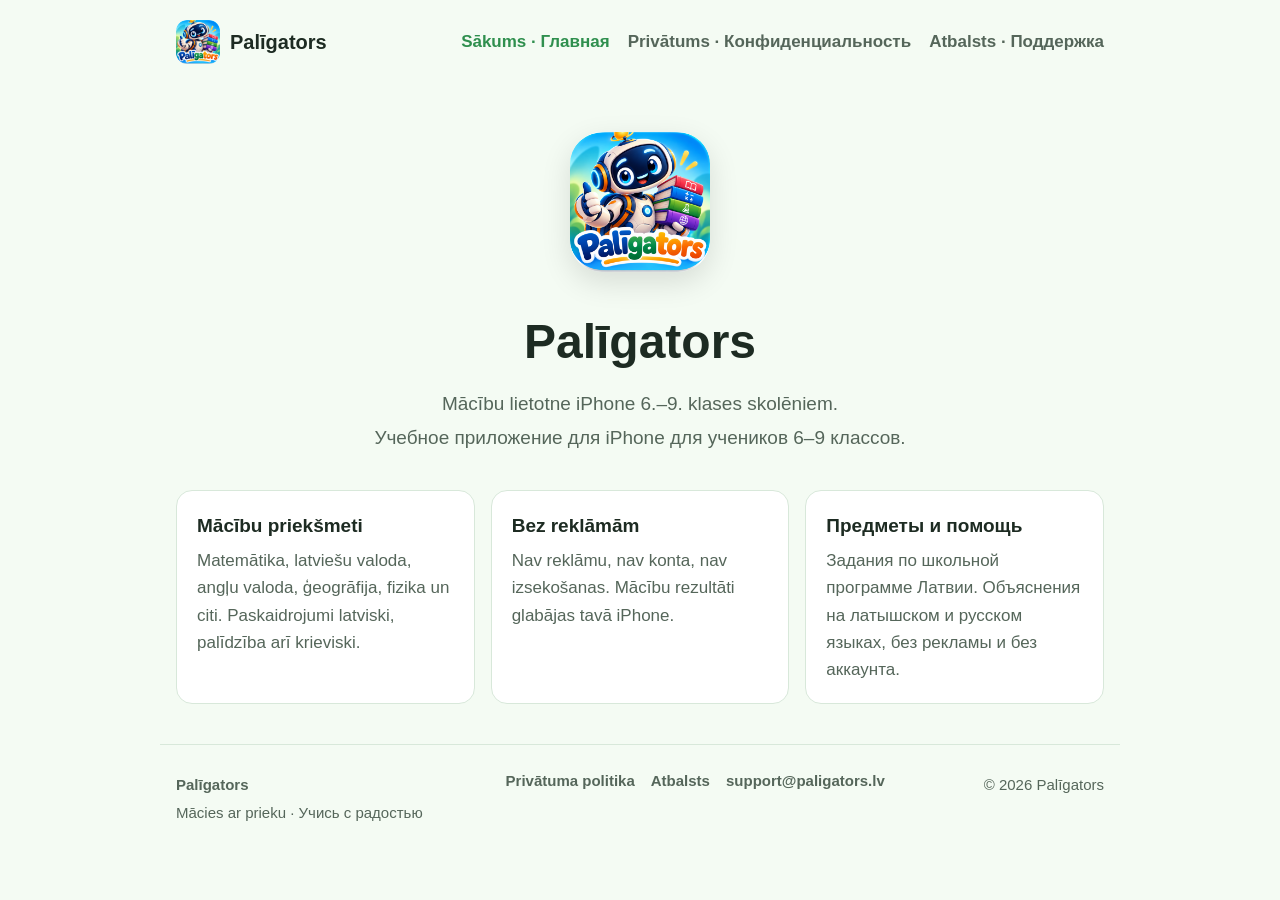
<file: index.html>
<!doctype html>
<html lang="lv">
<head>
<meta charset="utf-8">
<meta name="viewport" content="width=device-width, initial-scale=1">
<meta name="description" content="Palīgators — mācību lietotne 6.–9. klases skolēniem latviešu un krievu valodā.">
<meta name="theme-color" content="#f4fbf3">
<title>Palīgators</title>
<link rel="icon" href="./assets/images/paligators-icon.png">
<link rel="stylesheet" href="./assets/css/style.css">
</head>
<body>
<a class="skip-link" href="#main">Pāriet uz saturu</a>
<header class="site-header wrap"><a class="brand" href="./"><img src="./assets/images/paligators-icon.png" alt="" width="44" height="44">Palīgators</a><nav aria-label="Navigācija"><a href="./" aria-current="page">Sākums · Главная</a><a href="./privacy/">Privātums · Конфиденциальность</a><a href="./support/">Atbalsts · Поддержка</a></nav></header>
<main id="main">
<section class="hero">
<img src="./assets/images/paligators-icon.png" alt="Palīgators" width="140" height="140">
<h1>Palīgators</h1>
<p>Mācību lietotne iPhone 6.–9. klases skolēniem.</p>
<p>Учебное приложение для iPhone для учеников 6–9 классов.</p>
</section>
<section class="wrap cards">
<div class="card"><h2>Mācību priekšmeti</h2><p>Matemātika, latviešu valoda, angļu valoda, ģeogrāfija, fizika un citi. Paskaidrojumi latviski, palīdzība arī krieviski.</p></div>
<div class="card"><h2>Bez reklāmām</h2><p>Nav reklāmu, nav konta, nav izsekošanas. Mācību rezultāti glabājas tavā iPhone.</p></div>
<div class="card"><h2>Предметы и помощь</h2><p>Задания по школьной программе Латвии. Объяснения на латышском и русском языках, без рекламы и без аккаунта.</p></div>
</section>
</main>
<footer class="site-footer wrap"><div><p><strong>Palīgators</strong></p><p>Mācies ar prieku · Учись с радостью</p></div><nav aria-label="Kājene"><a href="./privacy/">Privātuma politika</a><a href="./support/">Atbalsts</a><a href="mailto:support@paligators.lv">support@paligators.lv</a></nav><p>© 2026 Palīgators</p></footer>
</body>
</html>
</file>
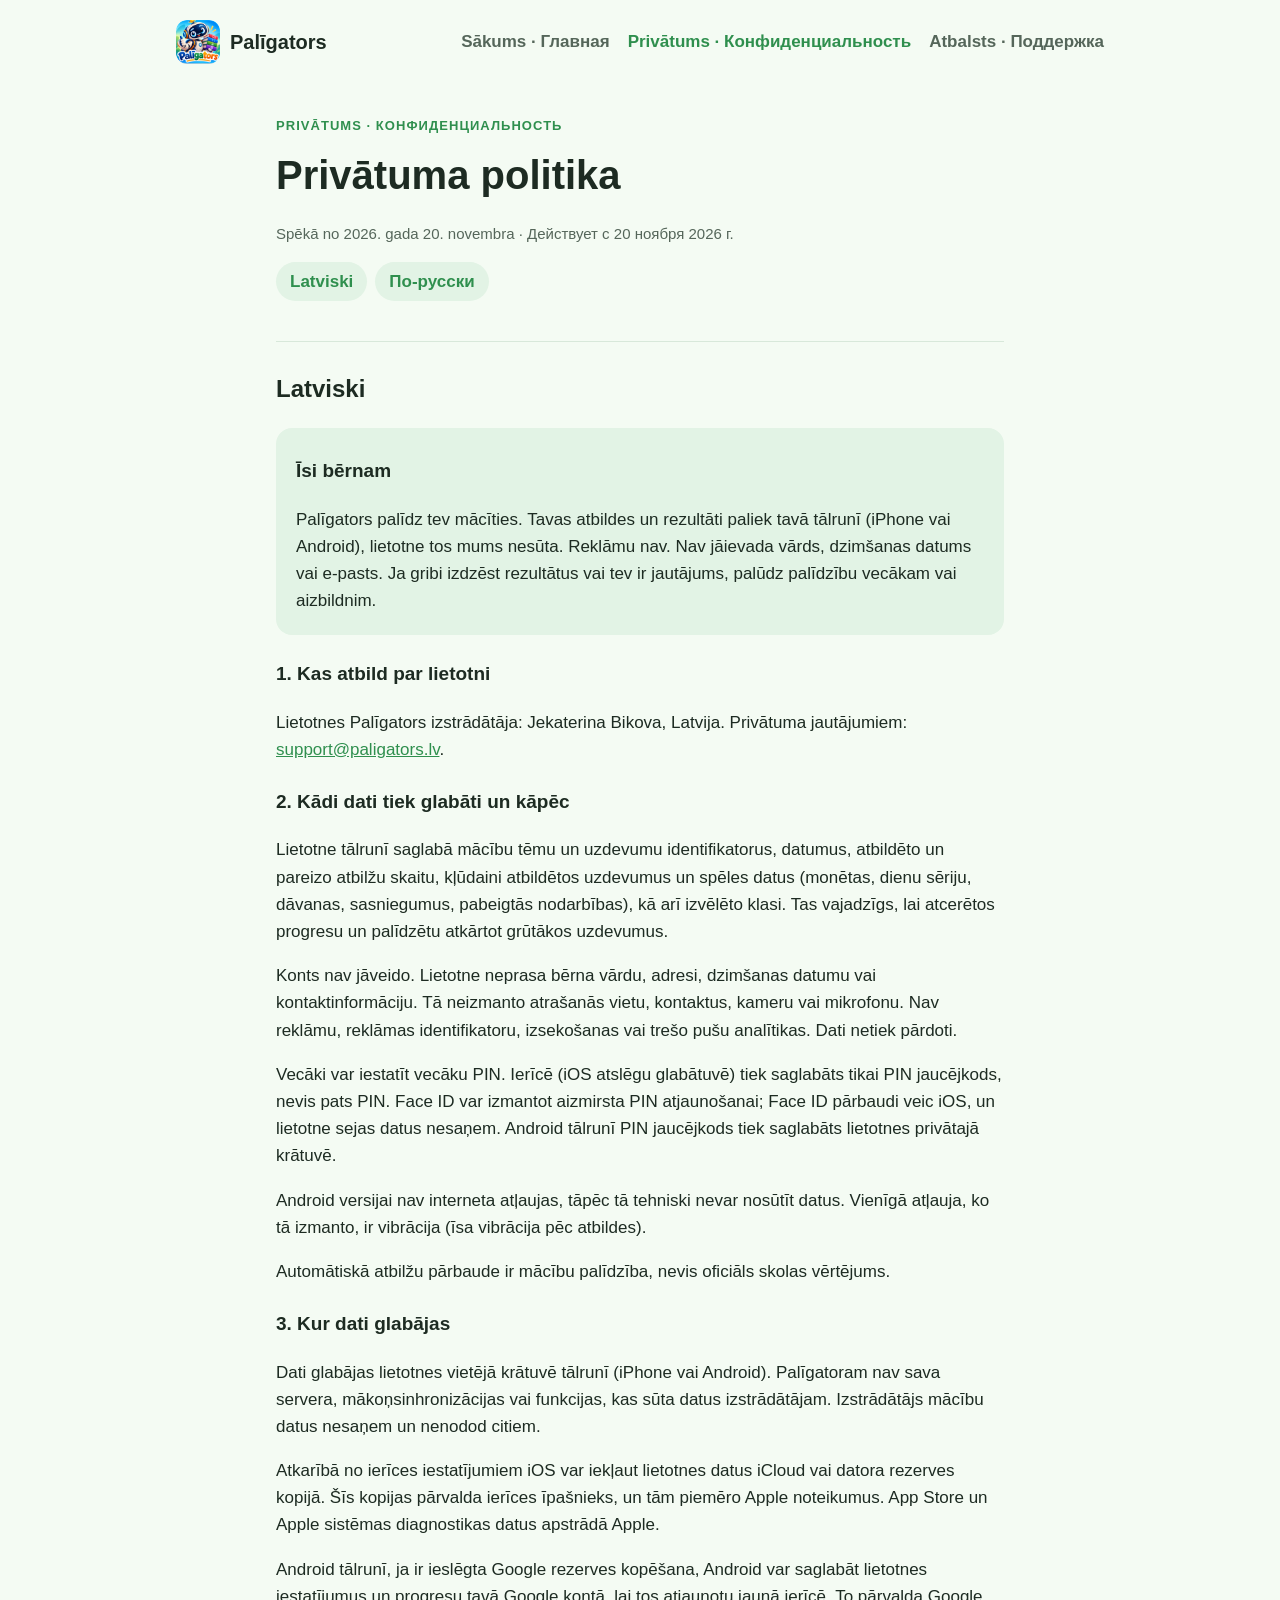
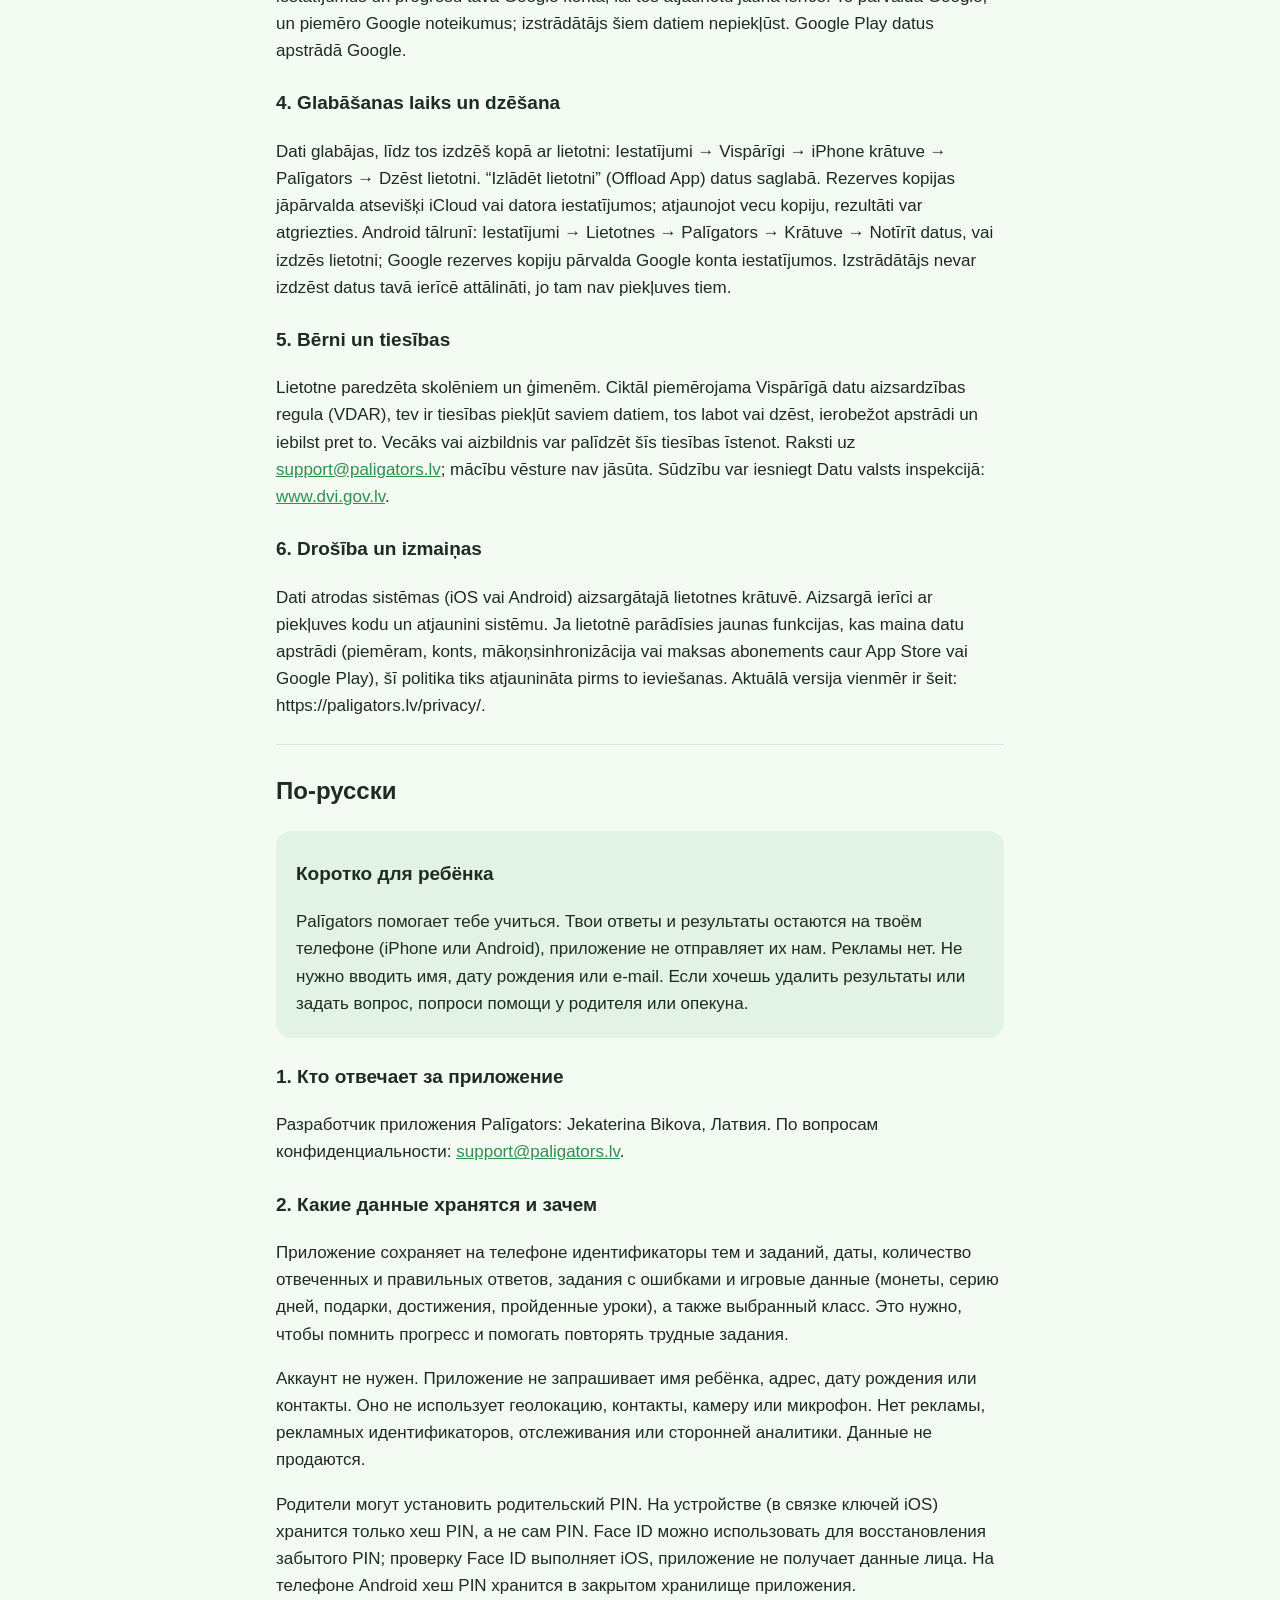
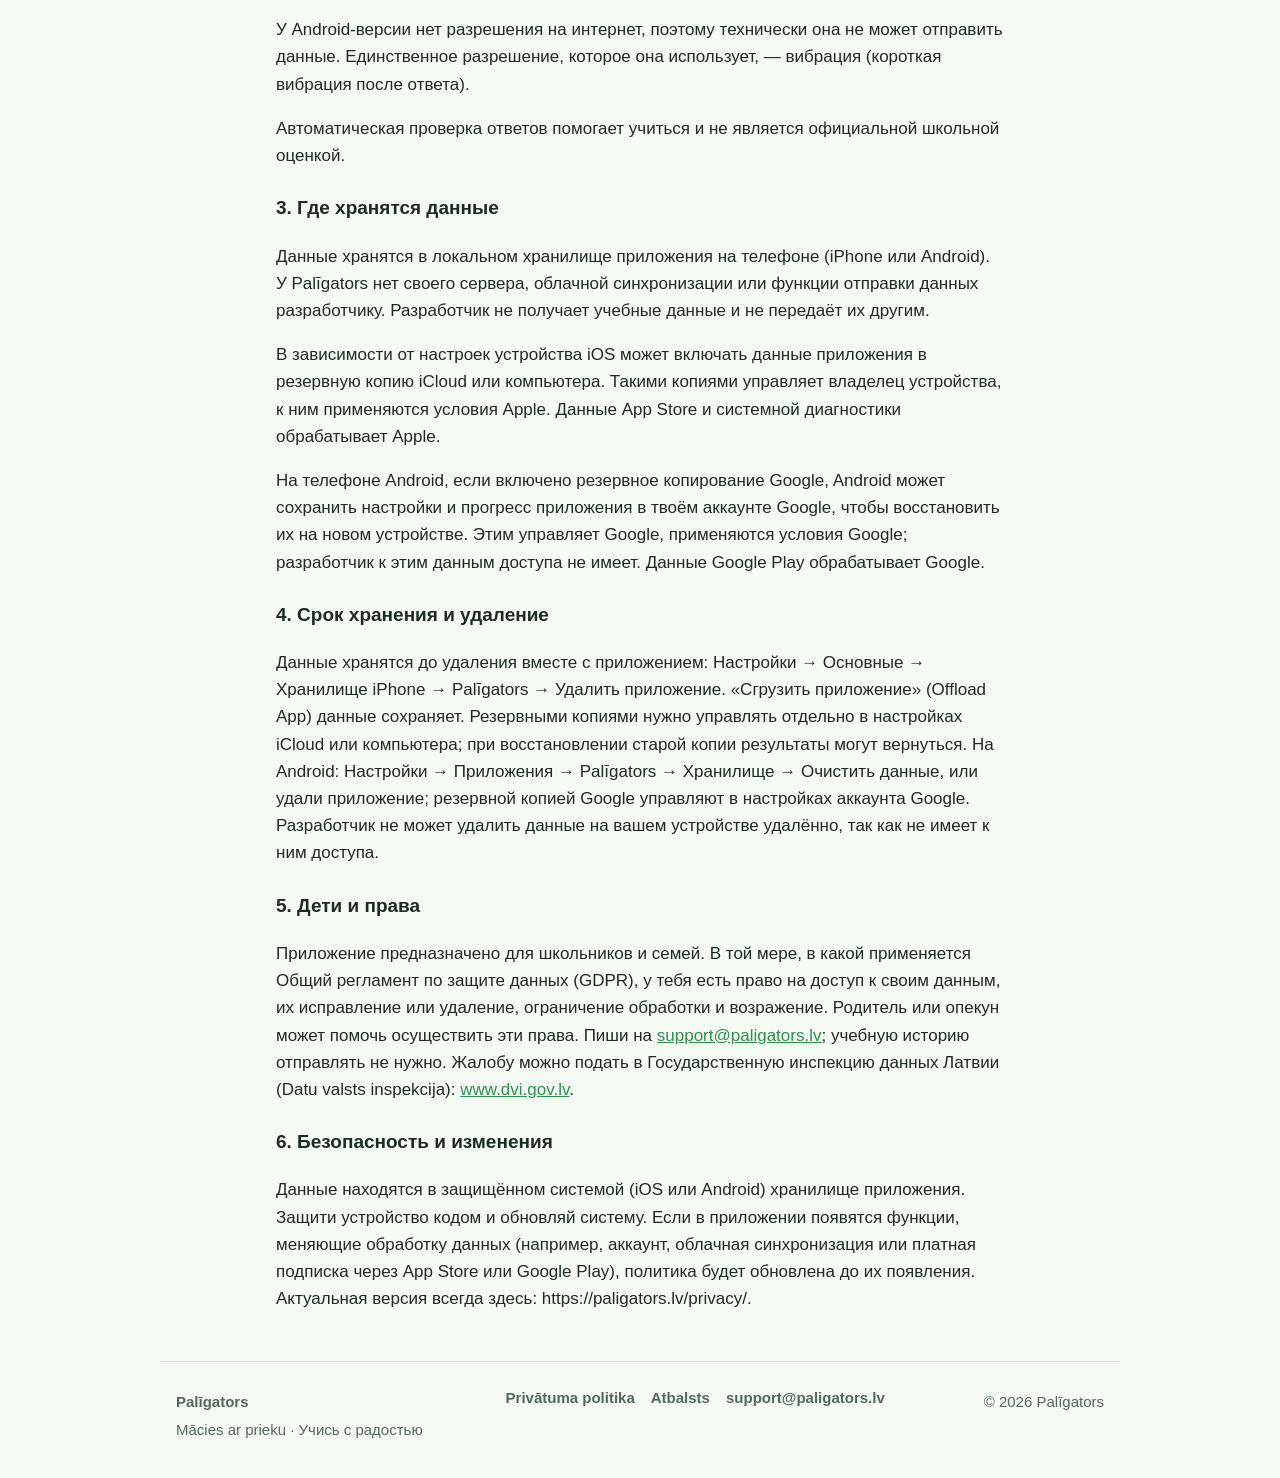
<file: privacy/index.html>
<!doctype html>
<html lang="lv">
<head>
<meta charset="utf-8">
<meta name="viewport" content="width=device-width, initial-scale=1">
<meta name="description" content="Palīgators privātuma politika latviešu un krievu valodā.">
<meta name="theme-color" content="#f4fbf3">
<title>Palīgators — privātuma politika</title>
<link rel="icon" href="../assets/images/paligators-icon.png">
<link rel="stylesheet" href="../assets/css/style.css">
</head>
<body>
<a class="skip-link" href="#main">Pāriet uz saturu</a>
<header class="site-header wrap"><a class="brand" href="../"><img src="../assets/images/paligators-icon.png" alt="" width="44" height="44">Palīgators</a><nav aria-label="Navigācija"><a href="../">Sākums · Главная</a><a href="../privacy/" aria-current="page">Privātums · Конфиденциальность</a><a href="../support/">Atbalsts · Поддержка</a></nav></header>
<main id="main">
<header class="page-heading wrap narrow"><p class="eyebrow">PRIVĀTUMS · КОНФИДЕНЦИАЛЬНОСТЬ</p><h1>Privātuma politika</h1><p class="meta">Spēkā no 2026. gada 20. novembra · Действует с 20 ноября 2026 г.</p><div class="lang-switch"><a href="#lv">Latviski</a><a href="#ru">По-русски</a></div></header>
<div class="wrap narrow doc"><section id="lv">
<h2>Latviski</h2>
<div class="kid"><h3>Īsi bērnam</h3><p>Palīgators palīdz tev mācīties. Tavas atbildes un rezultāti paliek tavā tālrunī (iPhone vai Android), lietotne tos mums nesūta. Reklāmu nav. Nav jāievada vārds, dzimšanas datums vai e-pasts. Ja gribi izdzēst rezultātus vai tev ir jautājums, palūdz palīdzību vecākam vai aizbildnim.</p></div>
<h3>1. Kas atbild par lietotni</h3>
<p>Lietotnes Palīgators izstrādātāja: Jekaterina Bikova, Latvija. Privātuma jautājumiem: <a href="mailto:support@paligators.lv">support@paligators.lv</a>.</p>
<h3>2. Kādi dati tiek glabāti un kāpēc</h3>
<p>Lietotne tālrunī saglabā mācību tēmu un uzdevumu identifikatorus, datumus, atbildēto un pareizo atbilžu skaitu, kļūdaini atbildētos uzdevumus un spēles datus (monētas, dienu sēriju, dāvanas, sasniegumus, pabeigtās nodarbības), kā arī izvēlēto klasi. Tas vajadzīgs, lai atcerētos progresu un palīdzētu atkārtot grūtākos uzdevumus.</p>
<p>Konts nav jāveido. Lietotne neprasa bērna vārdu, adresi, dzimšanas datumu vai kontaktinformāciju. Tā neizmanto atrašanās vietu, kontaktus, kameru vai mikrofonu. Nav reklāmu, reklāmas identifikatoru, izsekošanas vai trešo pušu analītikas. Dati netiek pārdoti.</p>
<p>Vecāki var iestatīt vecāku PIN. Ierīcē (iOS atslēgu glabātuvē) tiek saglabāts tikai PIN jaucējkods, nevis pats PIN. Face ID var izmantot aizmirsta PIN atjaunošanai; Face ID pārbaudi veic iOS, un lietotne sejas datus nesaņem. Android tālrunī PIN jaucējkods tiek saglabāts lietotnes privātajā krātuvē.</p>
<p>Android versijai nav interneta atļaujas, tāpēc tā tehniski nevar nosūtīt datus. Vienīgā atļauja, ko tā izmanto, ir vibrācija (īsa vibrācija pēc atbildes).</p>
<p>Automātiskā atbilžu pārbaude ir mācību palīdzība, nevis oficiāls skolas vērtējums.</p>
<h3>3. Kur dati glabājas</h3>
<p>Dati glabājas lietotnes vietējā krātuvē tālrunī (iPhone vai Android). Palīgatoram nav sava servera, mākoņsinhronizācijas vai funkcijas, kas sūta datus izstrādātājam. Izstrādātājs mācību datus nesaņem un nenodod citiem.</p>
<p>Atkarībā no ierīces iestatījumiem iOS var iekļaut lietotnes datus iCloud vai datora rezerves kopijā. Šīs kopijas pārvalda ierīces īpašnieks, un tām piemēro Apple noteikumus. App Store un Apple sistēmas diagnostikas datus apstrādā Apple.</p>
<p>Android tālrunī, ja ir ieslēgta Google rezerves kopēšana, Android var saglabāt lietotnes iestatījumus un progresu tavā Google kontā, lai tos atjaunotu jaunā ierīcē. To pārvalda Google, un piemēro Google noteikumus; izstrādātājs šiem datiem nepiekļūst. Google Play datus apstrādā Google.</p>
<h3>4. Glabāšanas laiks un dzēšana</h3>
<p>Dati glabājas, līdz tos izdzēš kopā ar lietotni: Iestatījumi → Vispārīgi → iPhone krātuve → Palīgators → Dzēst lietotni. “Izlādēt lietotni” (Offload App) datus saglabā. Rezerves kopijas jāpārvalda atsevišķi iCloud vai datora iestatījumos; atjaunojot vecu kopiju, rezultāti var atgriezties. Android tālrunī: Iestatījumi → Lietotnes → Palīgators → Krātuve → Notīrīt datus, vai izdzēs lietotni; Google rezerves kopiju pārvalda Google konta iestatījumos. Izstrādātājs nevar izdzēst datus tavā ierīcē attālināti, jo tam nav piekļuves tiem.</p>
<h3>5. Bērni un tiesības</h3>
<p>Lietotne paredzēta skolēniem un ģimenēm. Ciktāl piemērojama Vispārīgā datu aizsardzības regula (VDAR), tev ir tiesības piekļūt saviem datiem, tos labot vai dzēst, ierobežot apstrādi un iebilst pret to. Vecāks vai aizbildnis var palīdzēt šīs tiesības īstenot. Raksti uz <a href="mailto:support@paligators.lv">support@paligators.lv</a>; mācību vēsture nav jāsūta. Sūdzību var iesniegt Datu valsts inspekcijā: <a href="https://www.dvi.gov.lv/">www.dvi.gov.lv</a>.</p>
<h3>6. Drošība un izmaiņas</h3>
<p>Dati atrodas sistēmas (iOS vai Android) aizsargātajā lietotnes krātuvē. Aizsargā ierīci ar piekļuves kodu un atjaunini sistēmu. Ja lietotnē parādīsies jaunas funkcijas, kas maina datu apstrādi (piemēram, konts, mākoņsinhronizācija vai maksas abonements caur App Store vai Google Play), šī politika tiks atjaunināta pirms to ieviešanas. Aktuālā versija vienmēr ir šeit: https://paligators.lv/privacy/.</p>
</section><section id="ru" lang="ru">
<h2>По-русски</h2>
<div class="kid"><h3>Коротко для ребёнка</h3><p>Palīgators помогает тебе учиться. Твои ответы и результаты остаются на твоём телефоне (iPhone или Android), приложение не отправляет их нам. Рекламы нет. Не нужно вводить имя, дату рождения или e-mail. Если хочешь удалить результаты или задать вопрос, попроси помощи у родителя или опекуна.</p></div>
<h3>1. Кто отвечает за приложение</h3>
<p>Разработчик приложения Palīgators: Jekaterina Bikova, Латвия. По вопросам конфиденциальности: <a href="mailto:support@paligators.lv">support@paligators.lv</a>.</p>
<h3>2. Какие данные хранятся и зачем</h3>
<p>Приложение сохраняет на телефоне идентификаторы тем и заданий, даты, количество отвеченных и правильных ответов, задания с ошибками и игровые данные (монеты, серию дней, подарки, достижения, пройденные уроки), а также выбранный класс. Это нужно, чтобы помнить прогресс и помогать повторять трудные задания.</p>
<p>Аккаунт не нужен. Приложение не запрашивает имя ребёнка, адрес, дату рождения или контакты. Оно не использует геолокацию, контакты, камеру или микрофон. Нет рекламы, рекламных идентификаторов, отслеживания или сторонней аналитики. Данные не продаются.</p>
<p>Родители могут установить родительский PIN. На устройстве (в связке ключей iOS) хранится только хеш PIN, а не сам PIN. Face ID можно использовать для восстановления забытого PIN; проверку Face ID выполняет iOS, приложение не получает данные лица. На телефоне Android хеш PIN хранится в закрытом хранилище приложения.</p>
<p>У Android-версии нет разрешения на интернет, поэтому технически она не может отправить данные. Единственное разрешение, которое она использует, — вибрация (короткая вибрация после ответа).</p>
<p>Автоматическая проверка ответов помогает учиться и не является официальной школьной оценкой.</p>
<h3>3. Где хранятся данные</h3>
<p>Данные хранятся в локальном хранилище приложения на телефоне (iPhone или Android). У Palīgators нет своего сервера, облачной синхронизации или функции отправки данных разработчику. Разработчик не получает учебные данные и не передаёт их другим.</p>
<p>В зависимости от настроек устройства iOS может включать данные приложения в резервную копию iCloud или компьютера. Такими копиями управляет владелец устройства, к ним применяются условия Apple. Данные App Store и системной диагностики обрабатывает Apple.</p>
<p>На телефоне Android, если включено резервное копирование Google, Android может сохранить настройки и прогресс приложения в твоём аккаунте Google, чтобы восстановить их на новом устройстве. Этим управляет Google, применяются условия Google; разработчик к этим данным доступа не имеет. Данные Google Play обрабатывает Google.</p>
<h3>4. Срок хранения и удаление</h3>
<p>Данные хранятся до удаления вместе с приложением: Настройки → Основные → Хранилище iPhone → Palīgators → Удалить приложение. «Сгрузить приложение» (Offload App) данные сохраняет. Резервными копиями нужно управлять отдельно в настройках iCloud или компьютера; при восстановлении старой копии результаты могут вернуться. На Android: Настройки → Приложения → Palīgators → Хранилище → Очистить данные, или удали приложение; резервной копией Google управляют в настройках аккаунта Google. Разработчик не может удалить данные на вашем устройстве удалённо, так как не имеет к ним доступа.</p>
<h3>5. Дети и права</h3>
<p>Приложение предназначено для школьников и семей. В той мере, в какой применяется Общий регламент по защите данных (GDPR), у тебя есть право на доступ к своим данным, их исправление или удаление, ограничение обработки и возражение. Родитель или опекун может помочь осуществить эти права. Пиши на <a href="mailto:support@paligators.lv">support@paligators.lv</a>; учебную историю отправлять не нужно. Жалобу можно подать в Государственную инспекцию данных Латвии (Datu valsts inspekcija): <a href="https://www.dvi.gov.lv/">www.dvi.gov.lv</a>.</p>
<h3>6. Безопасность и изменения</h3>
<p>Данные находятся в защищённом системой (iOS или Android) хранилище приложения. Защити устройство кодом и обновляй систему. Если в приложении появятся функции, меняющие обработку данных (например, аккаунт, облачная синхронизация или платная подписка через App Store или Google Play), политика будет обновлена до их появления. Актуальная версия всегда здесь: https://paligators.lv/privacy/.</p>
</section></div>
</main>
<footer class="site-footer wrap"><div><p><strong>Palīgators</strong></p><p>Mācies ar prieku · Учись с радостью</p></div><nav aria-label="Kājene"><a href="../privacy/">Privātuma politika</a><a href="../support/">Atbalsts</a><a href="mailto:support@paligators.lv">support@paligators.lv</a></nav><p>© 2026 Palīgators</p></footer>
</body>
</html>
</file>
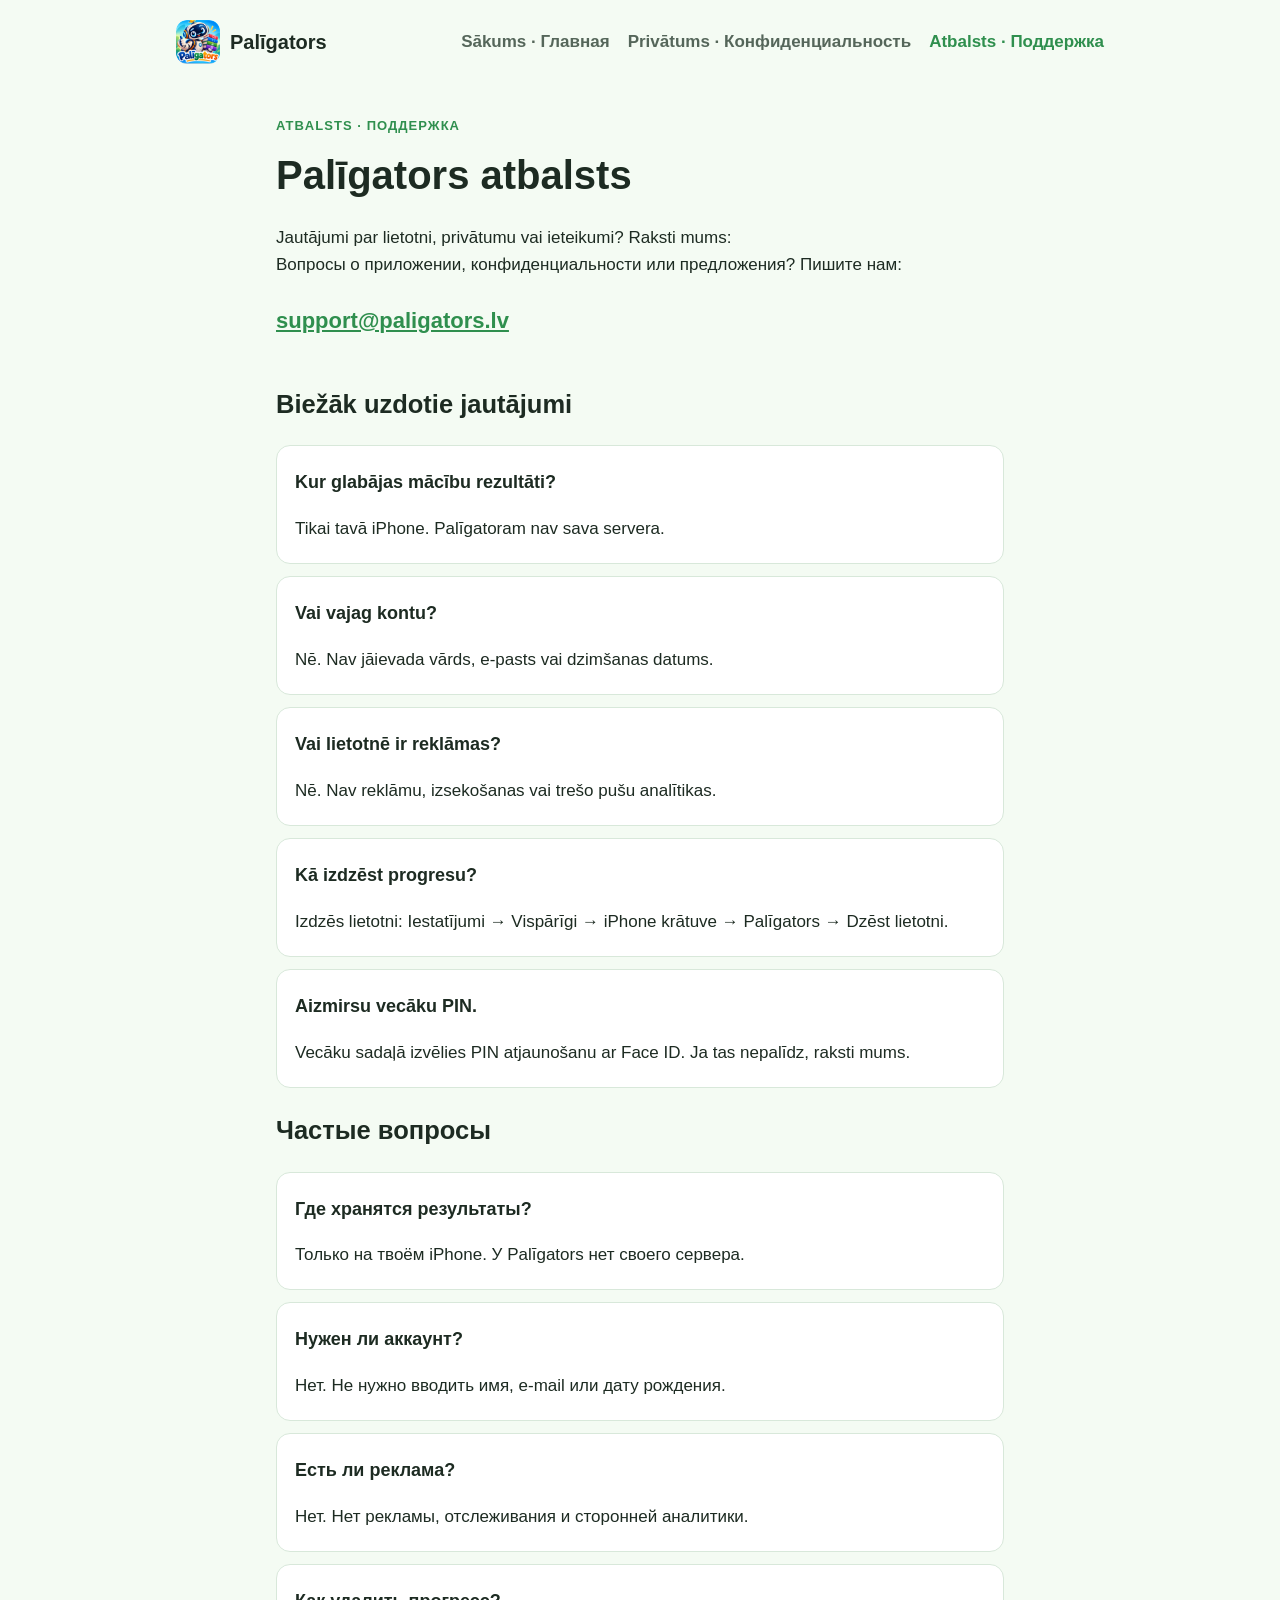
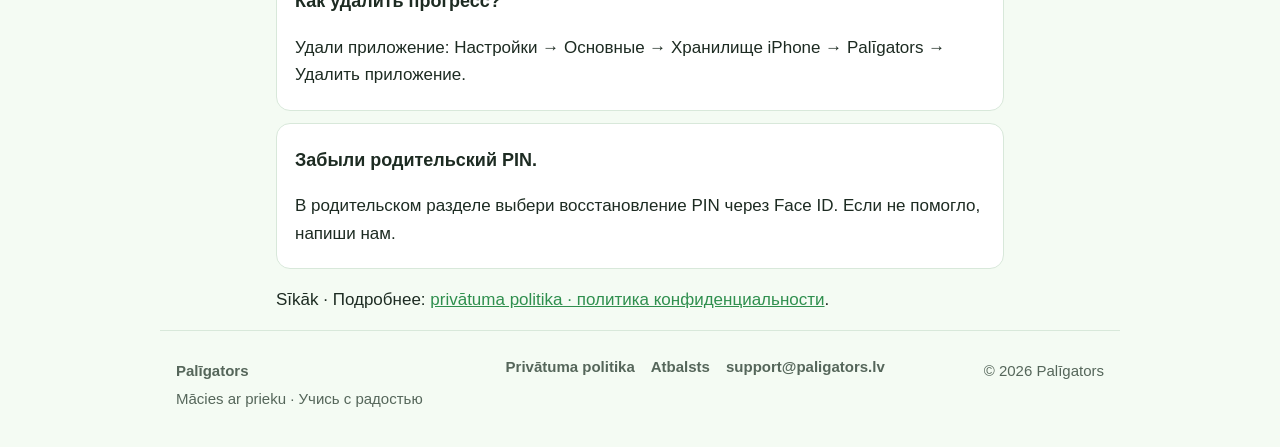
<file: support/index.html>
<!doctype html>
<html lang="lv">
<head>
<meta charset="utf-8">
<meta name="viewport" content="width=device-width, initial-scale=1">
<meta name="description" content="Palīgators atbalsts: kontakti un biežāk uzdotie jautājumi.">
<meta name="theme-color" content="#f4fbf3">
<title>Palīgators — atbalsts</title>
<link rel="icon" href="../assets/images/paligators-icon.png">
<link rel="stylesheet" href="../assets/css/style.css">
</head>
<body>
<a class="skip-link" href="#main">Pāriet uz saturu</a>
<header class="site-header wrap"><a class="brand" href="../"><img src="../assets/images/paligators-icon.png" alt="" width="44" height="44">Palīgators</a><nav aria-label="Navigācija"><a href="../">Sākums · Главная</a><a href="../privacy/">Privātums · Конфиденциальность</a><a href="../support/" aria-current="page">Atbalsts · Поддержка</a></nav></header>
<main id="main">
<header class="page-heading wrap narrow"><p class="eyebrow">ATBALSTS · ПОДДЕРЖКА</p><h1>Palīgators atbalsts</h1><p>Jautājumi par lietotni, privātumu vai ieteikumi? Raksti mums:<br><span lang="ru">Вопросы о приложении, конфиденциальности или предложения? Пишите нам:</span></p><a class="contact-email" href="mailto:support@paligators.lv">support@paligators.lv</a></header>
<section class="wrap narrow faq"><h2>Biežāk uzdotie jautājumi</h2><article><h3>Kur glabājas mācību rezultāti?</h3><p>Tikai tavā iPhone. Palīgatoram nav sava servera.</p></article><article><h3>Vai vajag kontu?</h3><p>Nē. Nav jāievada vārds, e-pasts vai dzimšanas datums.</p></article><article><h3>Vai lietotnē ir reklāmas?</h3><p>Nē. Nav reklāmu, izsekošanas vai trešo pušu analītikas.</p></article><article><h3>Kā izdzēst progresu?</h3><p>Izdzēs lietotni: Iestatījumi → Vispārīgi → iPhone krātuve → Palīgators → Dzēst lietotni.</p></article><article><h3>Aizmirsu vecāku PIN.</h3><p>Vecāku sadaļā izvēlies PIN atjaunošanu ar Face ID. Ja tas nepalīdz, raksti mums.</p></article><h2 lang="ru">Частые вопросы</h2><div lang="ru"><article><h3>Где хранятся результаты?</h3><p>Только на твоём iPhone. У Palīgators нет своего сервера.</p></article><article><h3>Нужен ли аккаунт?</h3><p>Нет. Не нужно вводить имя, e-mail или дату рождения.</p></article><article><h3>Есть ли реклама?</h3><p>Нет. Нет рекламы, отслеживания и сторонней аналитики.</p></article><article><h3>Как удалить прогресс?</h3><p>Удали приложение: Настройки → Основные → Хранилище iPhone → Palīgators → Удалить приложение.</p></article><article><h3>Забыли родительский PIN.</h3><p>В родительском разделе выбери восстановление PIN через Face ID. Если не помогло, напиши нам.</p></article></div><p>Sīkāk · Подробнее: <a href="../privacy/">privātuma politika · политика конфиденциальности</a>.</p></section>
</main>
<footer class="site-footer wrap"><div><p><strong>Palīgators</strong></p><p>Mācies ar prieku · Учись с радостью</p></div><nav aria-label="Kājene"><a href="../privacy/">Privātuma politika</a><a href="../support/">Atbalsts</a><a href="mailto:support@paligators.lv">support@paligators.lv</a></nav><p>© 2026 Palīgators</p></footer>
</body>
</html>
</file>
<file: assets/css/style.css>
:root {
  --bg: #f4fbf3;
  --surface: #ffffff;
  --ink: #1d2b22;
  --muted: #55665a;
  --accent: #2f8f4e;
  --accent-soft: #e2f3e5;
  --line: #d8e8da;
}
@media (prefers-color-scheme: dark) {
  :root {
    --bg: #111a14;
    --surface: #18241c;
    --ink: #e8f2ea;
    --muted: #a7b9ac;
    --accent: #6fcf8c;
    --accent-soft: #20352a;
    --line: #2b3f31;
  }
}
* { box-sizing: border-box; }
html { -webkit-text-size-adjust: 100%; }
body {
  margin: 0;
  background: var(--bg);
  color: var(--ink);
  font: 17px/1.6 -apple-system, BlinkMacSystemFont, "Segoe UI", Roboto, Helvetica, Arial, sans-serif;
}
a { color: var(--accent); }
.wrap { max-width: 960px; margin: 0 auto; padding: 0 16px; }
.narrow { max-width: 760px; }
.skip-link { position: absolute; left: -999px; }
.skip-link:focus { left: 16px; top: 16px; background: var(--surface); padding: 8px 12px; }
.site-header { display: flex; align-items: center; justify-content: space-between; gap: 16px; padding-top: 20px; padding-bottom: 20px; flex-wrap: wrap; }
.brand { display: flex; align-items: center; gap: 10px; color: var(--ink); text-decoration: none; font-weight: 700; font-size: 20px; }
.brand img { width: 44px; height: 44px; border-radius: 11px; }
nav a { margin-left: 18px; color: var(--muted); text-decoration: none; font-weight: 600; }
nav a:first-child { margin-left: 0; }
nav a[aria-current="page"], nav a:hover { color: var(--accent); }
.hero { text-align: center; padding: 48px 16px 32px; }
.hero img { width: 140px; height: 140px; border-radius: 32px; box-shadow: 0 10px 30px rgba(0,0,0,.12); }
.hero h1 { font-size: clamp(32px, 6vw, 48px); margin: 24px 0 8px; }
.hero p { color: var(--muted); font-size: 19px; margin: 4px 0; }
.cards { display: grid; grid-template-columns: repeat(auto-fit, minmax(240px, 1fr)); gap: 16px; padding-bottom: 40px; }
.card { background: var(--surface); border: 1px solid var(--line); border-radius: 16px; padding: 20px; }
.card h2 { font-size: 19px; margin: 0 0 6px; }
.card p { margin: 0; color: var(--muted); }
.page-heading { padding-top: 32px; padding-bottom: 8px; }
.eyebrow { color: var(--accent); font-weight: 700; letter-spacing: .08em; font-size: 13px; margin: 0; }
.page-heading h1 { font-size: clamp(28px, 5vw, 40px); margin: 6px 0 8px; }
.meta { color: var(--muted); font-size: 15px; }
.lang-switch { display: flex; gap: 8px; margin: 16px 0 8px; }
.lang-switch a { background: var(--accent-soft); padding: 6px 14px; border-radius: 999px; text-decoration: none; font-weight: 600; }
.doc { padding-bottom: 32px; }
.doc section { border-top: 1px solid var(--line); padding-top: 8px; margin-top: 24px; }
.doc h2 { font-size: 24px; }
.doc h3 { font-size: 19px; margin-top: 24px; }
.kid { background: var(--accent-soft); border-radius: 16px; padding: 4px 20px; }
.contact-email { display: inline-block; font-size: 22px; font-weight: 700; margin: 8px 0 16px; word-break: break-all; }
.faq article { background: var(--surface); border: 1px solid var(--line); border-radius: 14px; padding: 4px 18px; margin: 12px 0; }
.faq h3 { font-size: 18px; }
.button { display: inline-block; background: var(--accent); color: #fff; padding: 10px 20px; border-radius: 999px; text-decoration: none; font-weight: 700; }
.site-footer { border-top: 1px solid var(--line); padding-top: 24px; padding-bottom: 32px; color: var(--muted); font-size: 15px; display: flex; flex-wrap: wrap; gap: 12px 32px; justify-content: space-between; }
.site-footer p { margin: 4px 0; }
.site-footer nav a { margin: 0 16px 0 0; }
@media (max-width: 520px) {
  nav a { margin-left: 12px; font-size: 15px; }
}
</file>
